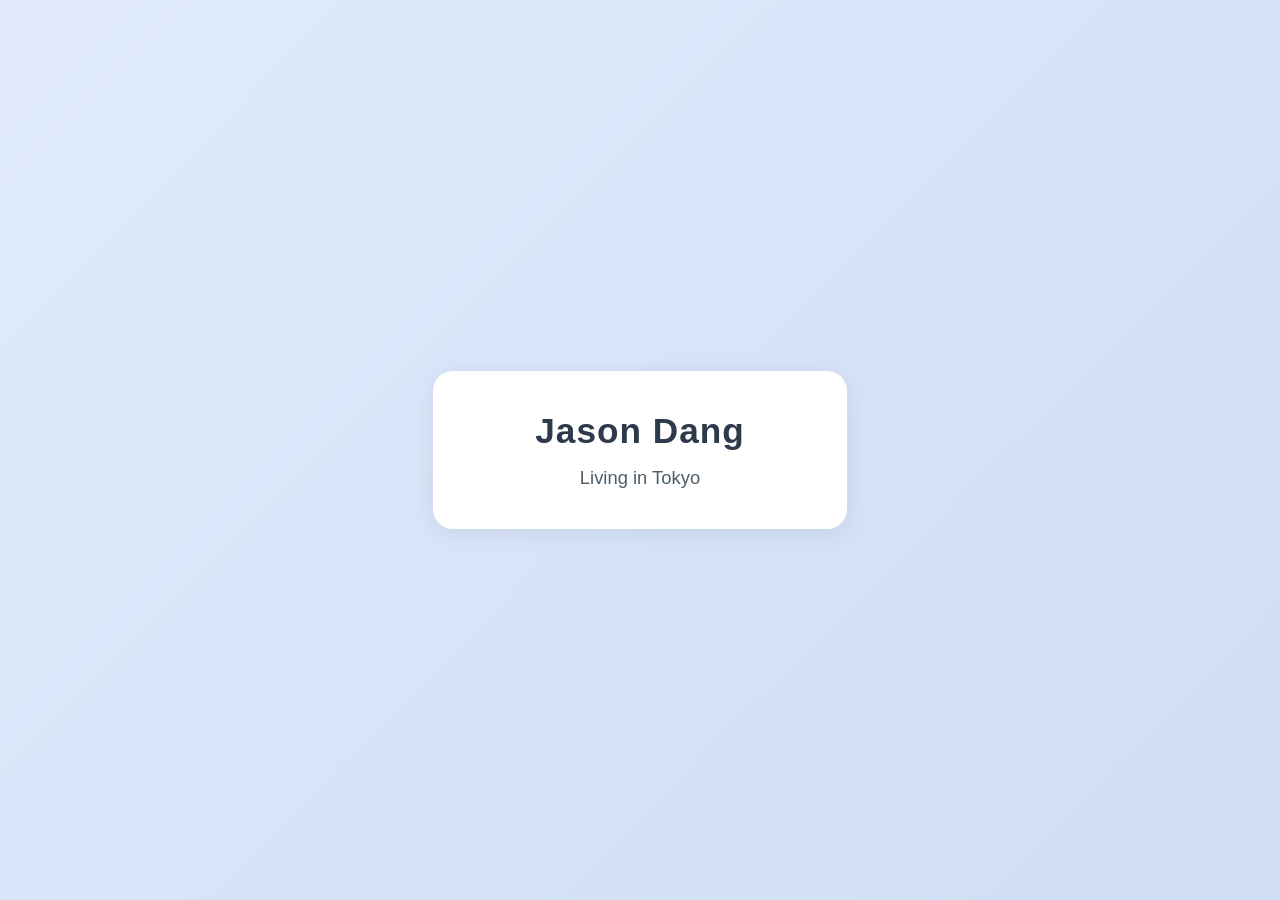
<file: index.html>
<!DOCTYPE html>
<html lang="en">
<head>
  <meta charset="UTF-8">
  <meta name="viewport" content="width=device-width, initial-scale=1.0">
  <meta name="google-adsense-account" content="ca-pub-2172458453935421">
  <title>About Jason Dang</title>
  <link rel="stylesheet" href="style.css">
</head>
<body>
  <main class="about-container">
    <h1>Jason Dang</h1>
    <p>Living in Tokyo</p>
  </main>
</body>
</html>
</file>
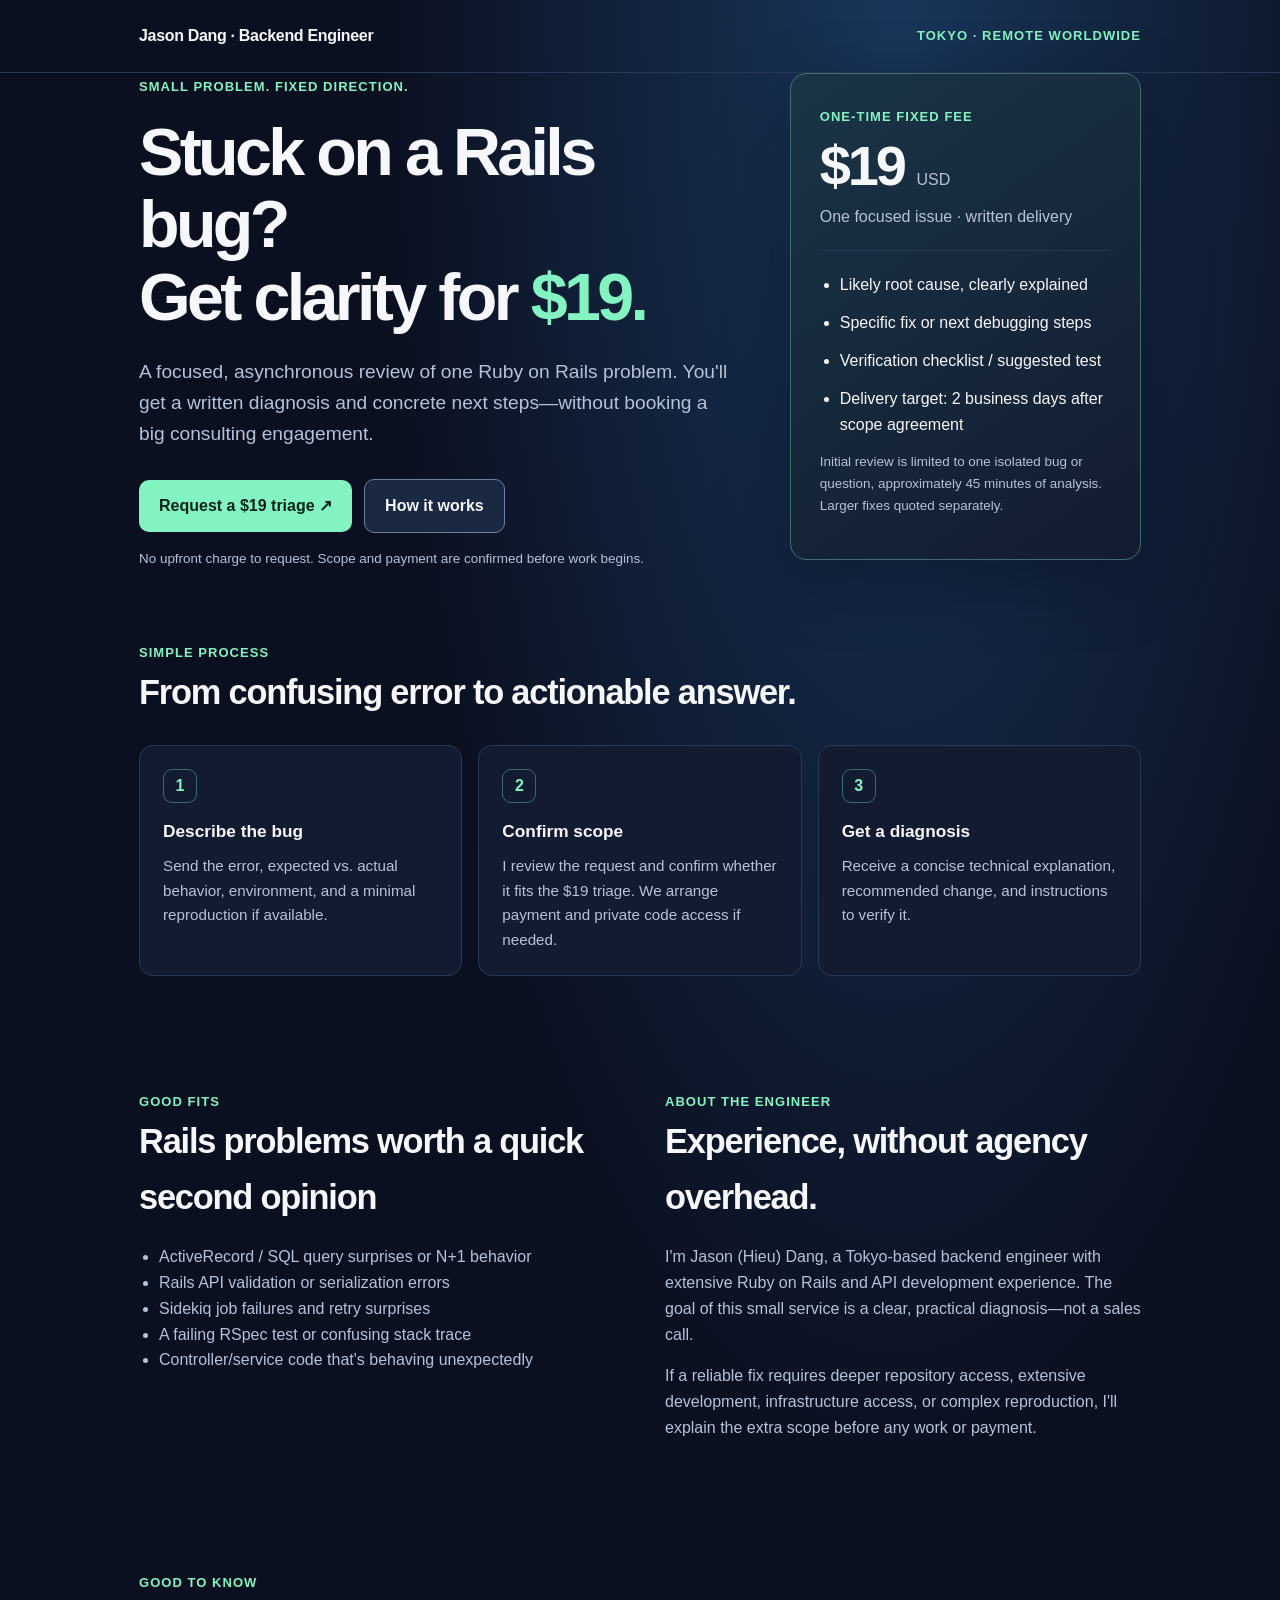
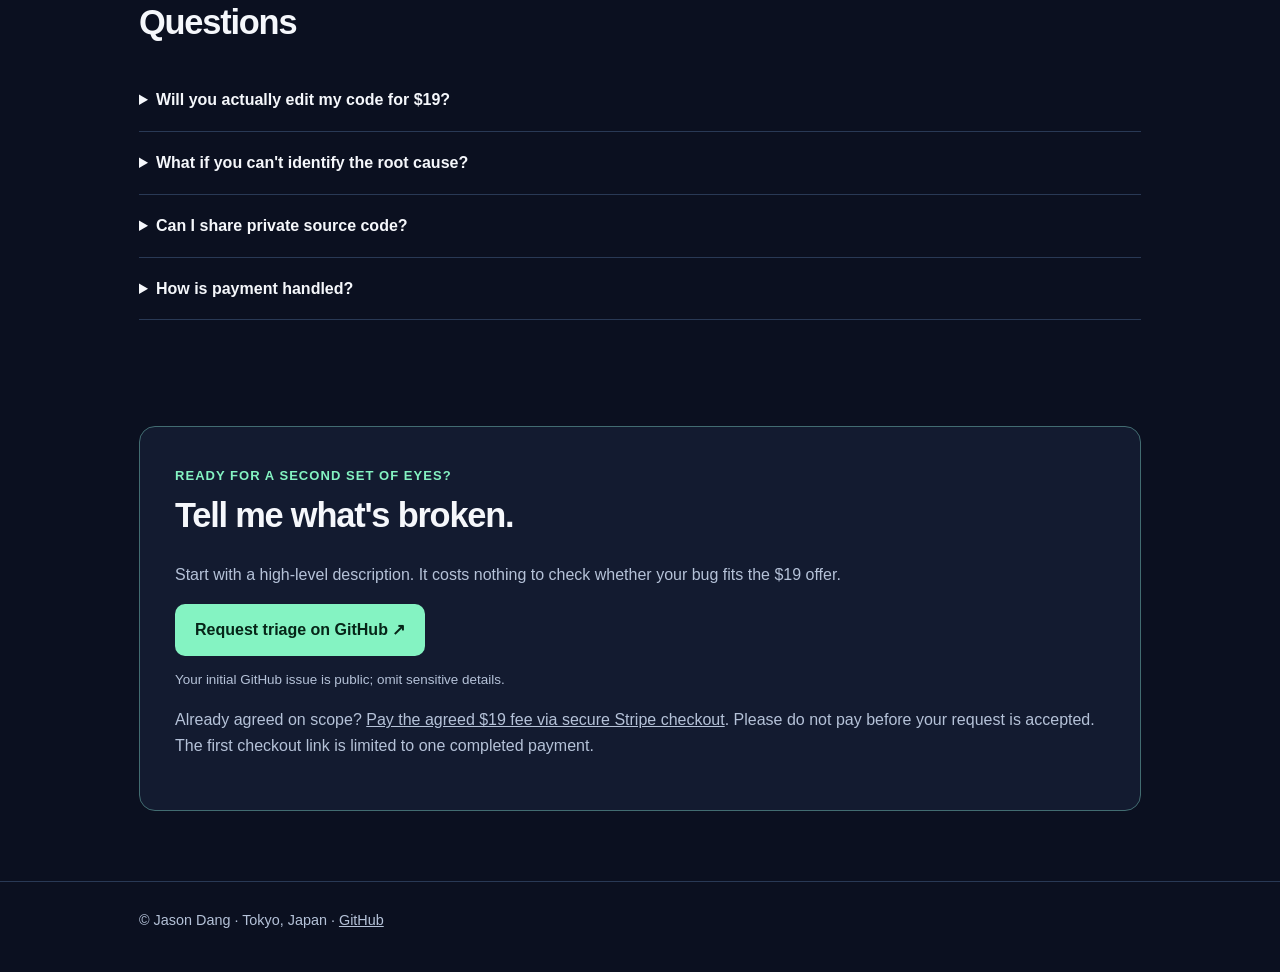
<file: rails-debug/index.html>
<!doctype html>
<html lang="en">
<head>
  <meta charset="utf-8">
  <meta name="viewport" content="width=device-width, initial-scale=1">
  <meta name="color-scheme" content="dark">
  <meta name="description" content="Get an actionable Ruby on Rails bug diagnosis for $19. A focused, written root-cause analysis and next-step plan from a senior backend developer based in Tokyo.">
  <title>Rails Bug Triage — $19 | Jason Dang</title>
  <style>
    :root { color-scheme:dark; --bg:#0b1020; --surface:#131b30; --soft:#1b2843; --text:#f5f7fb; --muted:#b5c2d8; --accent:#84f3c2; --line:#293955; }
    * { box-sizing:border-box }
    html { scroll-behavior:smooth }
    body { margin:0; background:radial-gradient(ellipse at 70% 0%,#19365a 0%,transparent 41%),var(--bg); color:var(--text); font-family:Inter,ui-sans-serif,-apple-system,BlinkMacSystemFont,"Segoe UI",sans-serif; line-height:1.62 }
    a { color:inherit }
    .wrap { max-width:1050px; margin:0 auto; padding:0 24px }
    header { padding:23px 0; border-bottom:1px solid var(--line) }
    .nav { display:flex; align-items:center; justify-content:space-between; gap:24px }
    .brand { text-decoration:none; font-weight:750; letter-spacing:-.02em }
    .tag { color:var(--accent); font-size:13px; font-weight:700; letter-spacing:.08em; text-transform:uppercase }
    main { padding:76px 0 30px }
    .hero { display:grid; grid-template-columns:1.35fr .8fr; gap:58px; align-items:start }
    h1 { font-size:clamp(2.45rem,5.25vw,4.15rem); letter-spacing:-.055em; line-height:1.09; margin:17px 0 23px; max-width:750px }
    h1 em { color:var(--accent); font-style:normal }
    .lead { color:var(--muted); font-size:clamp(1.03rem,1.8vw,1.2rem); max-width:650px; margin-bottom:30px }
    .actions { display:flex; gap:12px; flex-wrap:wrap; align-items:center; margin:26px 0 15px }
    .btn { display:inline-block; padding:13px 20px; text-align:center; border-radius:10px; text-decoration:none; font-weight:750; transition:transform .15s,background .15s }
    .btn:hover { transform:translateY(-2px) }
    .primary { color:#062518; background:var(--accent) }
    .secondary { border:1px solid #6e7e9d; background:#1a2841 }
    .note { font-size:.84rem; color:var(--muted) }
    .price-card { padding:29px; border:1px solid #426c71; border-radius:16px; background:linear-gradient(145deg,#1a3546,var(--surface)); box-shadow:0 20px 70px #04091455 }
    .price { font-size:3.5rem; font-weight:800; line-height:1.12; letter-spacing:-.055em; margin:6px 0 }
    .price small { font-size:1rem; font-weight:500; color:var(--muted); letter-spacing:0 }
    .divider { border:0; border-top:1px solid var(--line); margin:21px 0 }
    .price-card ul, .features ul { margin:0; padding-left:20px }
    .price-card li { margin:12px 0 }
    section { padding:56px 0 }
    h2 { letter-spacing:-.035em; font-size:clamp(1.6rem,3vw,2.15rem); margin:0 0 18px }
    .cards { display:grid; grid-template-columns:repeat(3,minmax(0,1fr)); gap:16px; margin-top:24px }
    .card { padding:23px; border-radius:14px; border:1px solid var(--line); background:var(--surface) }
    .card h3 { font-size:1.08rem; margin:0 0 8px }
    .card p { color:var(--muted); margin:0; font-size:.95rem }
    .number { display:inline-flex; width:34px; height:34px; align-items:center; justify-content:center; border:1px solid #396c6b; color:var(--accent); border-radius:9px; font-weight:750; margin-bottom:15px }
    .two { display:grid; grid-template-columns:1fr 1fr; gap:50px }
    .muted { color:var(--muted) }
    .faq details { padding:18px 0; border-bottom:1px solid var(--line) }
    .faq summary { cursor:pointer; font-weight:690 }
    .faq p { color:var(--muted); margin:10px 0 0 }
    .closing { margin:50px 0 70px; padding:35px; border:1px solid #426c71; background:var(--surface); border-radius:16px }
    footer { border-top:1px solid var(--line); padding:27px 0 40px; color:var(--muted); font-size:.9rem }
    @media (max-width:800px) { main{padding-top:48px} .hero,.two{grid-template-columns:1fr;gap:27px} .cards{grid-template-columns:1fr} section{padding:35px 0} }
    @media (max-width:440px) { .wrap{padding:0 18px} .nav{align-items:flex-start;flex-direction:column;gap:4px} .btn{width:100%} .price-card{padding:23px} .closing{padding:23px} }
    @media (prefers-reduced-motion:reduce) { *{scroll-behavior:auto!important;transition:none!important} }
  </style>
</head>
<body>
  <header><div class="wrap nav"><a class="brand" href="/">Jason Dang · Backend Engineer</a><span class="tag">Tokyo · Remote worldwide</span></div></header>
  <main class="wrap">
    <div class="hero">
      <div>
        <span class="tag">Small problem. Fixed direction.</span>
        <h1>Stuck on a Rails bug?<br>Get clarity for <em>$19.</em></h1>
        <p class="lead">A focused, asynchronous review of one Ruby on Rails problem. You'll get a written diagnosis and concrete next steps—without booking a big consulting engagement.</p>
        <div class="actions">
          <a class="btn primary" href="https://github.com/dang-hoang-hieu/dang-hoang-hieu.github.io/issues/new?template=rails-bug-triage.md">Request a $19 triage ↗</a>
          <a class="btn secondary" href="#how">How it works</a>
        </div>
        <p class="note">No upfront charge to request. Scope and payment are confirmed before work begins.</p>
      </div>
      <aside class="price-card" aria-label="Service price and deliverables">
        <span class="tag">One-time fixed fee</span>
        <div class="price">$19 <small>USD</small></div>
        <p class="muted" style="margin:0">One focused issue · written delivery</p>
        <hr class="divider">
        <ul>
          <li>Likely root cause, clearly explained</li>
          <li>Specific fix or next debugging steps</li>
          <li>Verification checklist / suggested test</li>
          <li>Delivery target: 2 business days after scope agreement</li>
        </ul>
        <p class="note">Initial review is limited to one isolated bug or question, approximately 45 minutes of analysis. Larger fixes quoted separately.</p>
      </aside>
    </div>
    <section id="how">
      <span class="tag">Simple process</span>
      <h2>From confusing error to actionable answer.</h2>
      <div class="cards">
        <div class="card"><span class="number">1</span><h3>Describe the bug</h3><p>Send the error, expected vs. actual behavior, environment, and a minimal reproduction if available.</p></div>
        <div class="card"><span class="number">2</span><h3>Confirm scope</h3><p>I review the request and confirm whether it fits the $19 triage. We arrange payment and private code access if needed.</p></div>
        <div class="card"><span class="number">3</span><h3>Get a diagnosis</h3><p>Receive a concise technical explanation, recommended change, and instructions to verify it.</p></div>
      </div>
    </section>
    <section class="two">
      <div class="features">
        <span class="tag">Good fits</span>
        <h2>Rails problems worth a quick second opinion</h2>
        <ul class="muted">
          <li>ActiveRecord / SQL query surprises or N+1 behavior</li>
          <li>Rails API validation or serialization errors</li>
          <li>Sidekiq job failures and retry surprises</li>
          <li>A failing RSpec test or confusing stack trace</li>
          <li>Controller/service code that's behaving unexpectedly</li>
        </ul>
      </div>
      <div>
        <span class="tag">About the engineer</span>
        <h2>Experience, without agency overhead.</h2>
        <p class="muted">I'm Jason (Hieu) Dang, a Tokyo-based backend engineer with extensive Ruby on Rails and API development experience. The goal of this small service is a clear, practical diagnosis—not a sales call.</p>
        <p class="muted">If a reliable fix requires deeper repository access, extensive development, infrastructure access, or complex reproduction, I'll explain the extra scope before any work or payment.</p>
      </div>
    </section>
    <section class="faq">
      <span class="tag">Good to know</span><h2>Questions</h2>
      <details><summary>Will you actually edit my code for $19?</summary><p>The standard deliverable is a diagnosis, suggested patch, and verification steps. A small patch may be included when practical, but implementing and deploying a production fix are not guaranteed at this price.</p></details>
      <details><summary>What if you can't identify the root cause?</summary><p>I'll tell you what I tested or ruled out and the most useful next step. If the submitted task doesn't fit the small fixed-scope service, I'll say so before charging you.</p></details>
      <details><summary>Can I share private source code?</summary><p>Yes, after we agree on a private method of sharing. Please do not publish proprietary code, passwords, API keys, customer data, or sensitive logs in a public GitHub issue.</p></details>
      <details><summary>How is payment handled?</summary><p>I'll send an agreed payment request after confirming the scope. This page does not collect card details.</p></details>
    </section>
    <div class="closing">
      <span class="tag">Ready for a second set of eyes?</span>
      <h2>Tell me what's broken.</h2>
      <p class="muted">Start with a high-level description. It costs nothing to check whether your bug fits the $19 offer.</p>
      <a class="btn primary" href="https://github.com/dang-hoang-hieu/dang-hoang-hieu.github.io/issues/new?template=rails-bug-triage.md">Request triage on GitHub ↗</a>
      <p class="note">Your initial GitHub issue is public; omit sensitive details.</p>
      <p class="muted">Already agreed on scope? <a href="https://buy.stripe.com/dRmdR23nh3HdfMpcKdeZ200" rel="noopener noreferrer">Pay the agreed $19 fee via secure Stripe checkout</a>. Please do not pay before your request is accepted. The first checkout link is limited to one completed payment.</p>
    </div>
  </main>
  <footer><div class="wrap">© Jason Dang · Tokyo, Japan · <a href="https://github.com/dang-hoang-hieu">GitHub</a></div></footer>
</body>
</html>
</file>
<file: style.css>
body {
  margin: 0;
  padding: 0;
  min-height: 100vh;
  display: flex;
  align-items: center;
  justify-content: center;
  background: linear-gradient(135deg, #e0eafc 0%, #cfdef3 100%);
  font-family: 'Segoe UI', 'Roboto', 'Helvetica Neue', Arial, sans-serif;
}

.about-container {
  background: #fff;
  padding: 2.5rem 2rem;
  border-radius: 1.25rem;
  box-shadow: 0 4px 24px rgba(0,0,0,0.08);
  text-align: center;
  max-width: 350px;
  width: 90vw;
}

.about-container h1 {
  margin: 0 0 1rem 0;
  font-size: 2.2rem;
  color: #2d3a4b;
  letter-spacing: 1px;
}

.about-container p {
  margin: 0;
  font-size: 1.15rem;
  color: #4b5d6b;
}

@media (max-width: 500px) {
  .about-container {
    padding: 1.5rem 1rem;
    font-size: 1rem;
  }
  .about-container h1 {
    font-size: 1.5rem;
  }
}
</file>
